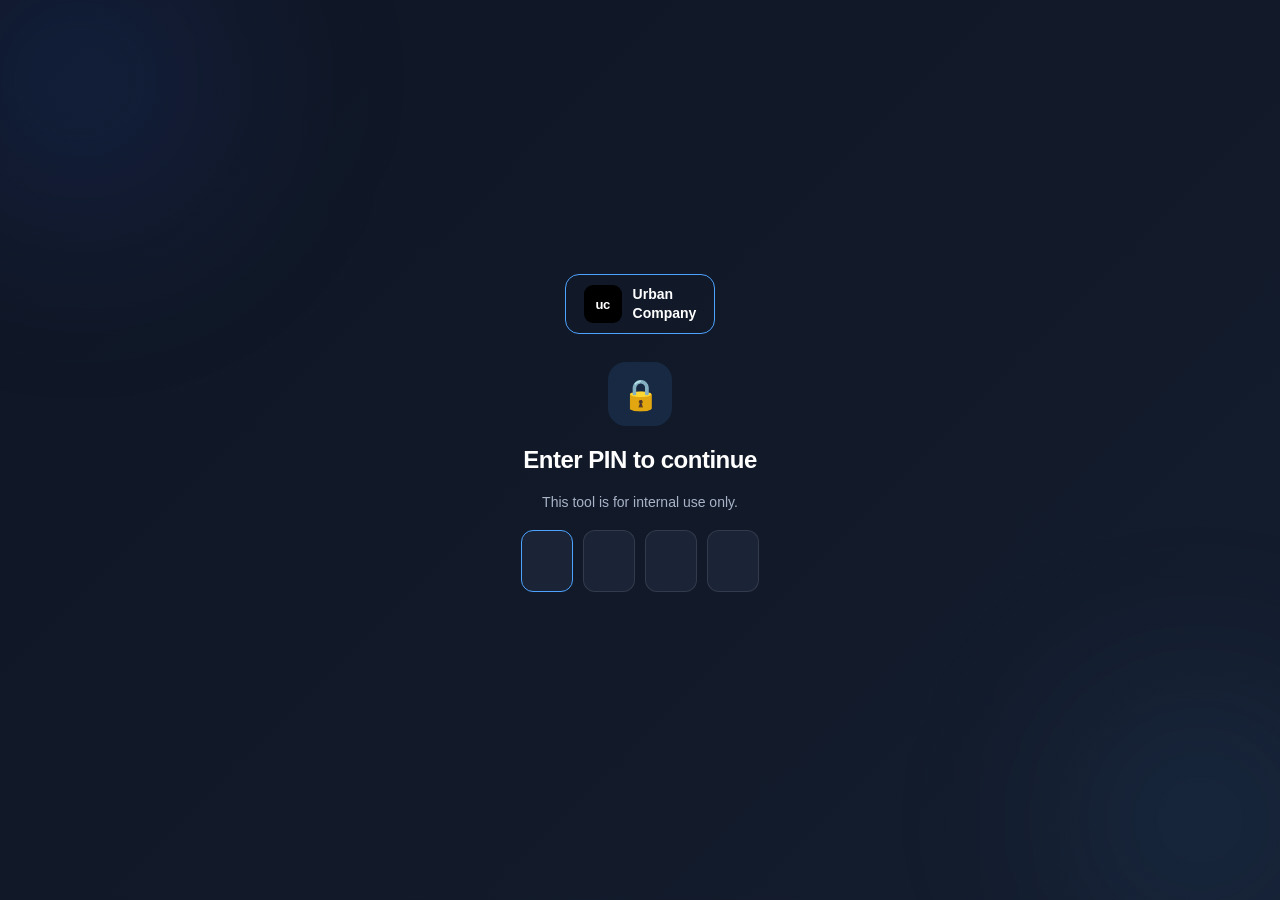
<file: index.html>
<!doctype html><html lang="en"><head>
<meta charset="utf-8"><meta name="viewport" content="width=device-width,initial-scale=1">
<title>Economical Quote Builder</title>
<style>
*,*::before,*::after{box-sizing:border-box;margin:0;padding:0}
html,body{height:100%}
body{
  min-height:100vh;
  background:linear-gradient(135deg,#0F1624 0%,#141D2E 100%);
  font-family:-apple-system,BlinkMacSystemFont,'Segoe UI',Roboto,sans-serif;
  display:flex;align-items:center;justify-content:center;
  overflow:hidden;position:relative;
}

/* corner blobs */
.blob{position:fixed;border-radius:50%;pointer-events:none;filter:blur(90px)}
.blob-tl{width:420px;height:420px;top:-130px;left:-130px;background:radial-gradient(circle,rgba(45,100,255,0.18),transparent 70%)}
.blob-br{width:380px;height:380px;bottom:-110px;right:-110px;background:radial-gradient(circle,rgba(77,163,255,0.14),transparent 70%)}

.wrap{
  position:relative;z-index:1;
  width:100%;max-width:520px;
  padding:44px 24px 40px;
}

/* ── Logo ── */
.logo-outer{display:flex;justify-content:center;margin-bottom:28px}
.logo-inner{
  display:flex;align-items:center;gap:11px;
  padding:10px 18px;
  border:1.5px solid #4DA3FF;
  border-radius:14px;
}
.uc-badge{
  width:38px;height:38px;border-radius:9px;
  background:#000;display:flex;align-items:center;justify-content:center;
  font-size:13px;font-weight:900;color:#fff;letter-spacing:-0.5px;
  flex-shrink:0;
}
.uc-name{display:flex;flex-direction:column;line-height:1.25;gap:1px}
.uc-name span{font-size:14px;font-weight:600;color:#fff}

/* ── Headline ── */
h1{
  text-align:center;
  font-size:46px;font-weight:800;letter-spacing:-1.5px;line-height:1.1;
  color:#fff;margin-bottom:13px;
}
.grad{
  background:linear-gradient(90deg,#4DA3FF,#2B6BFF);
  -webkit-background-clip:text;-webkit-text-fill-color:transparent;
  background-clip:text;
}
.subtitle{
  text-align:center;font-size:15px;color:#A8B3C7;
  line-height:1.6;margin-bottom:38px;
}

/* ── Section title ── */
.sec{font-size:21px;font-weight:700;color:#fff;margin-bottom:14px}

/* ── City cards ── */
.cities{display:flex;flex-direction:column;gap:10px}
.city{
  display:flex;align-items:center;gap:16px;
  padding:15px 20px;
  background:#1B2436;
  border:1px solid rgba(255,255,255,0.06);
  border-radius:16px;
  text-decoration:none;
  cursor:pointer;
  transition:border-color .18s,transform .14s,box-shadow .18s;
}
.city:hover{
  border-color:rgba(77,163,255,0.45);
  transform:translateX(5px);
  box-shadow:0 6px 24px rgba(77,163,255,0.10);
}
.city:active{transform:translateX(2px)}

.ic{
  width:52px;height:52px;border-radius:13px;
  display:flex;align-items:center;justify-content:center;flex-shrink:0;
}
.ic svg{width:36px;height:36px}
.ic-dl{background:rgba(77,163,255,0.13);color:#4DA3FF}
.ic-mu{background:rgba(52,199,89,0.13); color:#34C759}
.ic-bn{background:rgba(175,82,222,0.13);color:#AF52DE}
.ic-hd{background:rgba(255,149,0,0.13); color:#FF9500}

.city-info{flex:1}
.city-name{font-size:17px;font-weight:700;color:#fff;margin-bottom:3px}
.city-ct{font-size:13px;color:#A8B3C7}
.city-arr{font-size:22px;color:#4DA3FF;line-height:1}

/* ── Password gate ── */
#gate{
  display:flex;flex-direction:column;align-items:center;
  gap:20px;
}
#gate .lock-icon{
  width:64px;height:64px;border-radius:18px;
  background:rgba(77,163,255,0.12);
  display:flex;align-items:center;justify-content:center;
  font-size:30px;
}
#gate h2{
  font-size:24px;font-weight:700;color:#fff;
  text-align:center;letter-spacing:-0.5px;
}
#gate p{font-size:14px;color:#A8B3C7;text-align:center}
.pin-wrap{
  display:flex;gap:10px;justify-content:center;
}
.pin-wrap input{
  width:52px;height:62px;
  background:#1B2436;
  border:1.5px solid rgba(255,255,255,0.10);
  border-radius:12px;
  color:#fff;
  font-size:26px;font-weight:700;
  text-align:center;
  outline:none;
  caret-color:transparent;
  transition:border-color .15s;
  -webkit-text-security:disc;
}
.pin-wrap input:focus{border-color:#4DA3FF;}
.pin-wrap input.err{border-color:#FF453A;animation:shake .3s;}
@keyframes shake{0%,100%{transform:translateX(0)}25%{transform:translateX(-5px)}75%{transform:translateX(5px)}}
#gateErr{
  font-size:13px;color:#FF453A;
  min-height:18px;text-align:center;
}
</style>
</head><body>

<div class="blob blob-tl"></div>
<div class="blob blob-br"></div>

<!-- PASSWORD GATE -->
<div class="wrap" id="gateWrap">
  <div class="logo-outer">
    <div class="logo-inner">
      <div class="uc-badge">uc</div>
      <div class="uc-name"><span>Urban</span><span>Company</span></div>
    </div>
  </div>

  <div id="gate">
    <div class="lock-icon">🔒</div>
    <h2>Enter PIN to continue</h2>
    <p>This tool is for internal use only.</p>

    <div class="pin-wrap" id="pinWrap">
      <input id="p0" type="tel" maxlength="1" inputmode="numeric" pattern="[0-9]">
      <input id="p1" type="tel" maxlength="1" inputmode="numeric" pattern="[0-9]">
      <input id="p2" type="tel" maxlength="1" inputmode="numeric" pattern="[0-9]">
      <input id="p3" type="tel" maxlength="1" inputmode="numeric" pattern="[0-9]">
    </div>
    <div id="gateErr"></div>
  </div>
</div>

<!-- MAIN APP (hidden until unlocked) -->
<div class="wrap" id="appWrap" hidden>

  <!-- Logo -->
  <div class="logo-outer">
    <div class="logo-inner">
      <div class="uc-badge">uc</div>
      <div class="uc-name"><span>Urban</span><span>Company</span></div>
    </div>
  </div>

  <!-- Title -->
  <h1><span class="grad">Economical Quote</span> Builder</h1>
  <p class="subtitle">Make your quote more economical without changing the taste of the customer.</p>

  <!-- City list -->
  <div class="sec">Select city</div>
  <div class="cities">

    <!-- Delhi -->
    <a class="city" href="quote.html?city=delhi">
      <div class="ic ic-dl">
        <svg viewBox="0 0 64 64" fill="none" stroke="currentColor" stroke-width="2.2" stroke-linecap="round" stroke-linejoin="round">
          <line x1="4" y1="58" x2="60" y2="58"/>
          <line x1="8" y1="55" x2="56" y2="55"/>
          <path d="M12 55v-5h40v5"/>
          <line x1="16" y1="50" x2="16" y2="34"/>
          <line x1="20" y1="50" x2="20" y2="34"/>
          <line x1="44" y1="50" x2="44" y2="34"/>
          <line x1="48" y1="50" x2="48" y2="34"/>
          <path d="M16 34 Q32 8 48 34"/>
          <path d="M20 34 Q32 14 44 34"/>
          <line x1="28" y1="12" x2="36" y2="12"/>
          <line x1="32" y1="7" x2="32" y2="12"/>
          <circle cx="32" cy="6" r="2" fill="currentColor" stroke="none"/>
        </svg>
      </div>
      <div class="city-info">
        <div class="city-name">Delhi</div>
        <div class="city-ct">90 panels</div>
      </div>
      <div class="city-arr">→</div>
    </a>

    <!-- Mumbai -->
    <a class="city" href="quote.html?city=mumbai">
      <div class="ic ic-mu">
        <svg viewBox="0 0 64 64" fill="none" stroke="currentColor" stroke-width="2.2" stroke-linecap="round" stroke-linejoin="round">
          <line x1="4" y1="58" x2="60" y2="58"/>
          <line x1="6" y1="55" x2="58" y2="55"/>
          <rect x="8" y="30" width="48" height="25" rx="1"/>
          <path d="M22 55v-13 Q32 24 42 42v13"/>
          <rect x="8" y="20" width="11" height="22" rx="1"/>
          <path d="M8 20 Q13.5 11 19 20"/>
          <rect x="45" y="20" width="11" height="22" rx="1"/>
          <path d="M45 20 Q50.5 11 56 20"/>
          <path d="M8 55v-10 Q13.5 36 19 45v10"/>
          <path d="M45 55v-10 Q50.5 36 56 45v10"/>
          <line x1="10" y1="27" x2="18" y2="27"/>
          <line x1="46" y1="27" x2="54" y2="27"/>
        </svg>
      </div>
      <div class="city-info">
        <div class="city-name">Mumbai</div>
        <div class="city-ct">85 panels</div>
      </div>
      <div class="city-arr">→</div>
    </a>

    <!-- Bengaluru -->
    <a class="city" href="quote.html?city=bengaluru">
      <div class="ic ic-bn">
        <svg viewBox="0 0 64 64" fill="none" stroke="currentColor" stroke-width="2.2" stroke-linecap="round" stroke-linejoin="round">
          <line x1="4" y1="58" x2="60" y2="58"/>
          <line x1="6" y1="55" x2="58" y2="55"/>
          <rect x="6" y="44" width="52" height="11" rx="1"/>
          <line x1="13" y1="44" x2="13" y2="55"/>
          <line x1="22" y1="44" x2="22" y2="55"/>
          <line x1="32" y1="44" x2="32" y2="55"/>
          <line x1="42" y1="44" x2="42" y2="55"/>
          <line x1="51" y1="44" x2="51" y2="55"/>
          <rect x="12" y="34" width="40" height="10" rx="1"/>
          <path d="M22 34 Q22 18 32 15 Q42 18 42 34"/>
          <line x1="25" y1="34" x2="39" y2="34"/>
          <path d="M10 34 Q10 28 16 27 Q22 28 22 34"/>
          <path d="M42 34 Q42 28 48 27 Q54 28 54 34"/>
          <line x1="32" y1="10" x2="32" y2="15"/>
          <circle cx="32" cy="9" r="2" fill="currentColor" stroke="none"/>
        </svg>
      </div>
      <div class="city-info">
        <div class="city-name">Bengaluru</div>
        <div class="city-ct">92 panels</div>
      </div>
      <div class="city-arr">→</div>
    </a>

    <!-- Hyderabad -->
    <a class="city" href="quote.html?city=hyderabad">
      <div class="ic ic-hd">
        <svg viewBox="0 0 64 64" fill="none" stroke="currentColor" stroke-width="2.2" stroke-linecap="round" stroke-linejoin="round">
          <line x1="4" y1="58" x2="60" y2="58"/>
          <line x1="8" y1="55" x2="56" y2="55"/>
          <rect x="16" y="38" width="32" height="17" rx="1"/>
          <path d="M24 55v-12 Q32 31 40 43v12"/>
          <line x1="16" y1="45" x2="48" y2="45"/>
          <rect x="6" y="24" width="10" height="31" rx="1"/>
          <path d="M6 24 Q11 14 16 24"/>
          <line x1="32" y1="11" x2="32" y2="16"/>
          <line x1="4" y1="33" x2="18" y2="33"/>
          <circle cx="11" cy="13" r="2" fill="currentColor" stroke="none"/>
          <rect x="48" y="24" width="10" height="31" rx="1"/>
          <path d="M48 24 Q53 14 58 24"/>
          <line x1="46" y1="33" x2="60" y2="33"/>
          <circle cx="53" cy="13" r="2" fill="currentColor" stroke="none"/>
        </svg>
      </div>
      <div class="city-info">
        <div class="city-name">Hyderabad</div>
        <div class="city-ct">94 panels</div>
      </div>
      <div class="city-arr">→</div>
    </a>

  </div>
</div>

<script>
(function(){
  var CORRECT = '1402';
  var inputs = [document.getElementById('p0'),document.getElementById('p1'),document.getElementById('p2'),document.getElementById('p3')];
  var errEl  = document.getElementById('gateErr');

  // Auto-focus first box
  inputs[0].focus();

  function val(){ return inputs.map(function(i){return i.value}).join(''); }

  function showErr(){
    errEl.textContent = 'Wrong PIN — try again';
    inputs.forEach(function(i){ i.value=''; i.classList.add('err'); });
    inputs[0].focus();
    setTimeout(function(){ inputs.forEach(function(i){ i.classList.remove('err'); }); errEl.textContent=''; },800);
  }

  function unlock(){
    sessionStorage.setItem('qb_auth','1');
    document.getElementById('gateWrap').hidden = true;
    document.getElementById('appWrap').hidden  = false;
  }

  // Check on each keystroke
  inputs.forEach(function(inp, idx){
    inp.addEventListener('input', function(){
      // keep only last digit typed (handles paste-over)
      inp.value = inp.value.replace(/\D/g,'').slice(-1);
      if(inp.value && idx < 3) inputs[idx+1].focus();
      if(val().length === 4){
        if(val() === CORRECT){ unlock(); }
        else { showErr(); }
      }
    });
    inp.addEventListener('keydown', function(e){
      if(e.key==='Backspace' && !inp.value && idx > 0){ inputs[idx-1].focus(); }
    });
  });

  // Already unlocked this session
  if(sessionStorage.getItem('qb_auth')==='1'){ unlock(); }
})();
</script>
</body></html>
</file>
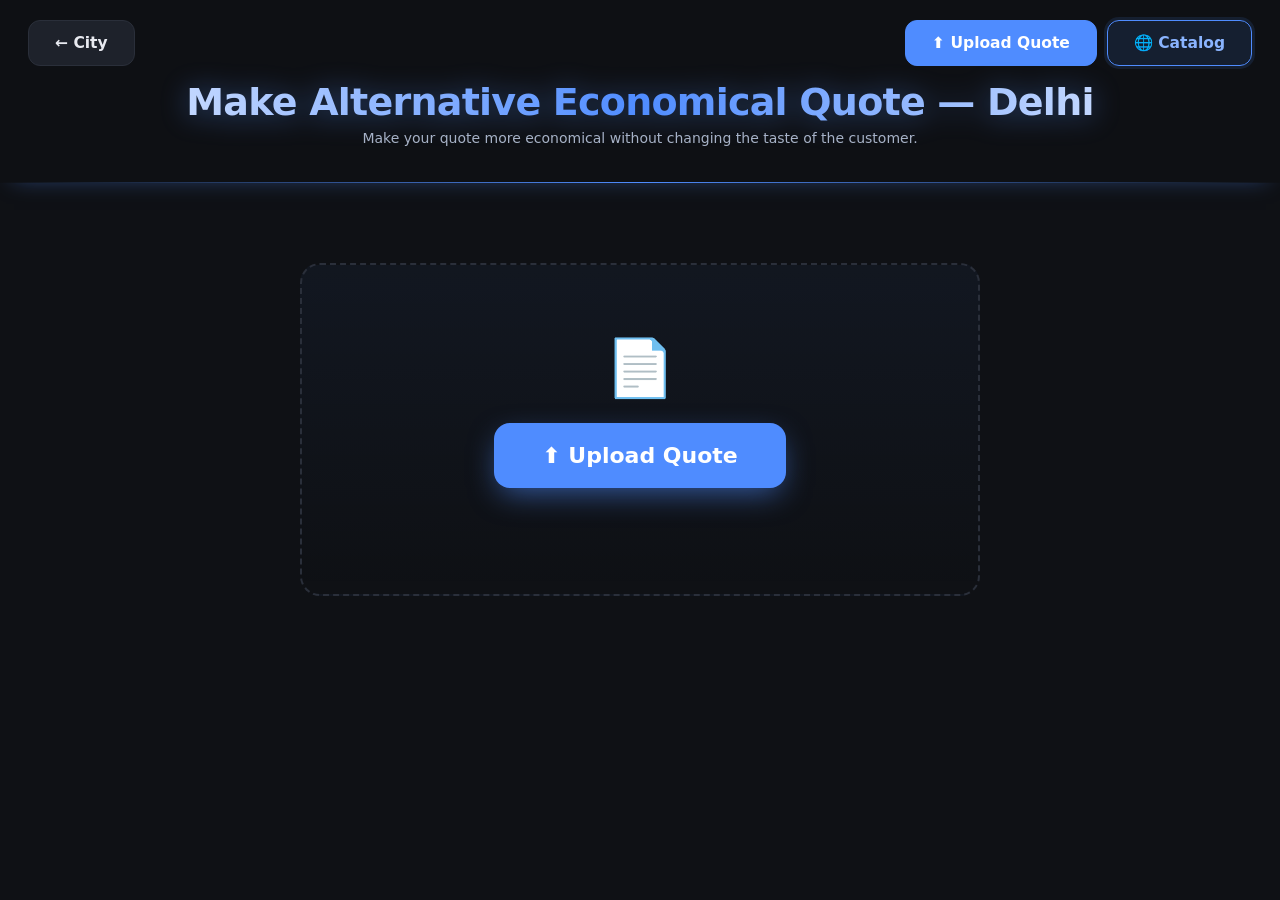
<file: quote.html>
<!doctype html><html><head><meta charset="utf-8"><meta name="viewport" content="width=device-width,initial-scale=1">
<title>Economical Quote Builder</title>
<link rel="stylesheet" href="css/styles.css?v=11"></head><body>

<!-- Loading overlay (AI reading state) -->
<div id="loadingOverlay" class="qb-loading-overlay" hidden>
  <div class="qb-loading-box">
    <div class="qb-spinner"></div>
    <div id="loadingMsg" class="qb-loading-msg">Working…</div>
  </div>
</div>

<header>
<div class="qb-topbar">
  <a id="changeCityBtn" class="qb-btn qb-btn-ghost qb-btn-lg" href="index.html">← City</a>
  <div style="display:flex;gap:10px;align-items:center">
    <button id="uploadBtn" class="qb-btn qb-btn-primary qb-btn-lg">⬆ Upload Quote</button>
    <a class="qb-btn qb-btn-catalog qb-btn-lg" href="catalog.html">🌐 Catalog</a>
  </div>
</div>
<h1>Make Alternative Economical Quote — <span id="cityLabel" style="color:#4a9eff"></span></h1>
<p style="text-align:center;color:#A8B3C7;font-size:14px;margin-top:6px;padding-bottom:4px">Make your quote more economical without changing the taste of the customer.</p>
</header>

<main>
  <input id="pdfInput" type="file" accept="application/pdf" hidden>

  <!-- STATE 1: landing / dropzone -->
  <section id="dropState" class="qb-state">
    <div id="dropzone" class="qb-dropzone">
      <div class="qb-drop-ic">📄</div>
      <button class="qb-drop-btn">⬆ Upload Quote</button>
      <div id="dropStatus" class="qb-drop-status"></div>
    </div>
  </section>

  <!-- STATE 2: build (PDF viewer + editable entry) -->
  <section id="buildState" class="qb-state" hidden>
    <div class="qb-panel-head">
      <div>
        <h2 class="qb-h2">Review extracted quote</h2>
        <div class="qb-sub2">Check the panels and totals, then generate economical quotes</div>
      </div>
      <div class="qb-actions">
        <button id="reuploadBtn" class="qb-btn qb-btn-ghost qb-btn-lg">← Back</button>
        <button id="generateBtn" class="qb-btn qb-btn-primary qb-btn-lg">Generate Quotes →</button>
      </div>
    </div>

    <div class="qb-build-grid">
      <div class="qb-viewer">
        <div class="qb-label">Original quotation (reference)</div>
        <div id="pdfPages" class="qb-pdf-pages"><div class="qb-pdf-empty">No PDF uploaded — enter details manually on the right.</div></div>
      </div>

      <div class="qb-entry">
        <div class="qb-label">Quote figures</div>
        <div class="qb-field"><label>Customer</label><input id="fCustomer" type="text" placeholder="Customer name"></div>
        <div class="qb-3">
          <div class="qb-field"><label>Sub total ₹</label><input id="fSubtotal" type="number" inputmode="numeric" placeholder="0"></div>
          <div class="qb-field"><label>Taxes &amp; fees ₹</label><input id="fTaxes" type="number" inputmode="numeric" placeholder="0"></div>
          <div class="qb-field"><label>Total ₹</label><input id="fTotal" type="number" inputmode="numeric" placeholder="0"></div>
        </div>

        <div class="qb-label" style="margin-top:14px">Panels in this quote <span class="qb-hint">(add or fix below)</span></div>
        <div class="qb-ac">
          <input id="acInput" type="text" placeholder="Search catalog to add a panel…" autocomplete="off">
          <div id="acList" class="qb-ac-list" hidden></div>
        </div>
        <table class="qb-table" id="panelTable">
          <thead><tr><th>Qty</th><th>Panel</th><th>₹/panel</th><th>Economical alts</th><th></th></tr></thead>
          <tbody></tbody>
        </table>
        <div id="panelEmpty" class="qb-mini-empty">No panels added yet.</div>
        <div class="qb-residual" id="residual"></div>
      </div>
    </div>
  </section>

  <!-- STATE 3: results (quote cards) -->
  <section id="resultState" class="qb-state" hidden>
    <div class="qb-panel-head">
      <div>
        <h2 class="qb-h2">Economical alternative quotes</h2>
        <div class="qb-sub2" id="resultMeta"></div>
      </div>
      <div class="qb-actions">
        <button id="backToBuild" class="qb-btn qb-btn-ghost qb-btn-lg">← Back</button>
        <button id="newQuoteBtn" class="qb-btn qb-btn-primary qb-btn-lg">⬆ New Quote</button>
      </div>
    </div>
    <div id="quoteGrid" class="qb-grid"></div>
    <div id="noQuotes" class="qb-empty" hidden></div>
  </section>
</main>

<!-- Full-quote detail modal -->
<div id="quoteModal" class="qb-modal" hidden>
  <div class="qb-modal-backdrop" id="modalBackdrop"></div>
  <div class="qb-modal-box">
    <button id="modalClose" class="qb-modal-x" title="Close">✕</button>
    <div id="modalBody"></div>
  </div>
</div>

<script src="assets/vendor/pdf.min.js"></script>
<script src="assets/vendor/tesseract/tesseract.min.js"></script>
<script src="js/quote.js?v=18"></script>
</body></html>
</file>
<file: css/styles.css>
:root{--bg:#0f1115;--panel:#171a21;--card:#1e222b;--line:#2a2f3a;--txt:#e8eaf0;--sub:#9aa3b2;--blue:#4f8cff;--green:#22c55e;--amber:#f59e0b;--red:#f87171}
*{box-sizing:border-box}
html,body{margin:0;background:var(--bg);color:var(--txt);font-family:Inter,system-ui,sans-serif}
header{position:sticky;top:0;z-index:5;background:rgba(15,17,21,.9);backdrop-filter:blur(12px);border-bottom:1px solid transparent;
 border-image:linear-gradient(90deg,transparent 0%,var(--blue) 50%,transparent 100%) 1;
 box-shadow:0 8px 22px -14px rgba(79,140,255,.5);padding:20px 28px 18px}
h1{font-size:38px;margin:0;font-weight:800;letter-spacing:-.02em;text-align:center;
 background:linear-gradient(90deg,#eaf1ff 0%,#4f8cff 50%,#eaf1ff 100%);-webkit-background-clip:text;background-clip:text;-webkit-text-fill-color:transparent;
 filter:drop-shadow(0 2px 14px rgba(79,140,255,.45))}
main{padding:20px 28px}
.row{display:grid;grid-template-columns:230px minmax(0,1fr);gap:18px;background:var(--panel);border:1px solid var(--line);border-radius:14px;padding:16px;margin-bottom:16px}
.selcard{border:1.5px solid var(--blue);border-radius:12px;overflow:hidden;background:var(--card);align-self:start}
.selimg img{width:100%;height:170px;object-fit:cover;display:block}
.selbody{padding:10px}.seltag{font-size:9px;letter-spacing:1.5px;color:var(--blue);font-weight:700;margin-bottom:4px}
.selname{font-weight:600;font-size:13px;line-height:1.25}.selprice{font-size:16px;font-weight:700;margin-top:6px}
.oos-badge{font-size:11px;font-weight:600;color:#ff453a;margin-top:6px;letter-spacing:0.3px}
.psf{font-size:10px;color:var(--sub);font-weight:400}
/* rail: always one horizontal line; scrolls in place, page never moves */
.railwrap{position:relative;min-width:0}
.rail.dragging{cursor:grabbing;scroll-behavior:auto;user-select:none}
.rail{cursor:grab;display:flex;gap:14px;overflow-x:auto;overflow-y:hidden;scroll-behavior:smooth;scroll-snap-type:x proximity;
 padding:2px 2px 10px;outline:none}
.rail::-webkit-scrollbar{height:6px}
.rail::-webkit-scrollbar-track{background:transparent}
.rail::-webkit-scrollbar-thumb{background:var(--line);border-radius:3px}
.rail:hover::-webkit-scrollbar-thumb{background:#3d4452}
.card{flex:0 0 195px;scroll-snap-align:start;background:var(--card);border:1px solid var(--line);border-radius:12px;overflow:hidden;transition:border-color .12s}
.card:hover{border-color:var(--blue)}
/* edge fades only when scrollable, driven by JS classes */
.railwrap.is-slider::before,.railwrap.is-slider::after{content:'';position:absolute;top:0;bottom:14px;width:48px;z-index:2;pointer-events:none;opacity:0;transition:opacity .2s}
.railwrap.is-slider::before{left:0;background:linear-gradient(to right,var(--panel),transparent)}
.railwrap.is-slider::after{right:0;background:linear-gradient(to left,var(--panel),transparent)}
.railwrap.can-left::before{opacity:1}.railwrap.can-right::after{opacity:1}
.nav{position:absolute;top:74px;z-index:3;width:36px;height:36px;border-radius:50%;border:1px solid var(--line);
 background:rgba(23,26,33,.96);color:var(--txt);font-size:20px;cursor:pointer;line-height:1;opacity:0;transition:opacity .15s;box-shadow:0 2px 8px rgba(0,0,0,.4)}
.railwrap.can-left .nav.prev,.railwrap.can-right .nav.next{opacity:1}
.nav:hover{border-color:var(--blue);color:var(--blue)}
.nav.prev{left:6px}.nav.next{right:6px}
.railwrap{position:relative}.count{position:absolute;right:4px;bottom:-14px;font-size:10px;color:var(--sub)}.railwrap{padding-bottom:12px}
.nomatch{align-self:center;color:var(--sub);font-size:13px;font-style:italic;border:1px dashed var(--line);border-radius:10px;padding:18px;text-align:center}
.imgwrap{position:relative}.imgwrap img{width:100%;height:150px;object-fit:cover;display:block}
.score{position:absolute;top:8px;left:8px;color:#08110a;font-weight:800;border-radius:7px;padding:2px 7px;font-size:11px}
.score.hi{background:var(--green)}.score.mid{background:var(--amber)}
.body{padding:9px 10px}.name{font-size:12px;font-weight:600;line-height:1.25;min-height:30px}
.code{font-size:10px;color:var(--sub);margin-top:2px}.meta{font-size:10px;color:var(--sub);margin-top:2px}
.pricerow{display:flex;align-items:center;gap:8px;margin-top:6px;flex-wrap:wrap}.price{font-weight:700;font-size:13px}
.diff{font-size:10px;font-weight:600}.diff.cheap{color:var(--green)}.diff.prem{color:var(--red)}.diff.same{color:var(--sub)}
@media (prefers-reduced-motion:reduce){.rail{scroll-behavior:auto}}
@media(max-width:760px){.row{grid-template-columns:1fr}}
.psfline{font-size:12px;font-weight:700;color:#8ab4ff;margin-top:5px}.psfu{font-size:9px;color:var(--sub);font-weight:400}

.toolbar{display:flex;align-items:center;justify-content:space-between;gap:16px;margin-top:16px;flex-wrap:wrap}
.searchbox{position:relative;flex:0 1 420px;max-width:460px;min-width:240px;display:flex;align-items:center}
.search-ic{position:absolute;left:13px;color:var(--sub);pointer-events:none}
#q{width:100%;background:var(--card);border:1px solid var(--line);border-radius:10px;color:var(--txt);
 padding:10px 14px 10px 38px;font-size:13px;outline:none;transition:border-color .15s,box-shadow .15s}
#q::placeholder{color:var(--sub)}
#q:focus{border-color:var(--blue);box-shadow:0 0 0 3px rgba(79,140,255,.15)}
#q:focus + .search-ic,.searchbox:focus-within .search-ic{color:var(--blue)}
.toggle{display:flex;align-items:center;gap:9px;font-size:12.5px;color:var(--sub);cursor:pointer;user-select:none;
 padding:8px 14px;border:1px solid var(--line);border-radius:10px;background:var(--card);transition:border-color .15s,color .15s,background .15s}
.toggle:hover{border-color:#3d4452;color:var(--txt)}
.toggle:has(input:checked){border-color:rgba(34,197,94,.5);background:rgba(34,197,94,.08);color:var(--txt)}
.toggle input{display:none}
.knob{width:34px;height:19px;border-radius:10px;background:var(--line);position:relative;transition:background .15s;flex:none}
.knob::after{content:'';position:absolute;top:2px;left:2px;width:15px;height:15px;border-radius:50%;background:#fff;transition:left .15s}
.toggle input:checked + .knob{background:var(--green)}
.toggle input:checked + .knob::after{left:17px}
.toggle-label{white-space:nowrap}
#resCount{display:block;text-align:center;font-size:11px;color:var(--sub);font-weight:500}
#resCount:not(:empty){margin-top:12px}
body.cheap-mode .card:not(.is-cheaper){display:none}
.row.hidden{display:none}

/* ============ Cheaper Quote Builder ============ */
.qb-topbar{display:flex;justify-content:space-between;align-items:center;gap:12px;margin-bottom:14px}
.qb-btn{display:inline-flex;align-items:center;gap:7px;font:inherit;font-size:13px;font-weight:600;
 padding:9px 16px;border-radius:10px;border:1px solid var(--line);cursor:pointer;text-decoration:none;transition:.15s}
.qb-btn-primary{background:var(--blue);border-color:var(--blue);color:#fff}
.qb-btn-primary:hover{filter:brightness(1.08);box-shadow:0 4px 16px -4px rgba(79,140,255,.6)}
.qb-btn-ghost{background:var(--card);color:var(--txt)}
.qb-btn-ghost:hover{border-color:var(--blue);color:var(--blue)}
/* big, obvious buttons for easy navigation */
.qb-btn-lg{font-size:15.5px;font-weight:700;padding:13px 26px;border-radius:12px}
.qb-btn-catalog{background:rgba(79,140,255,.12);color:#8ab4ff;border:1.5px solid var(--blue);box-shadow:0 0 0 3px rgba(79,140,255,.12)}
.qb-btn-catalog:hover{background:rgba(79,140,255,.2);color:#fff}

.qb-state{max-width:1180px;margin:0 auto}
/* dropzone — one big obvious button */
.qb-dropzone{margin:60px auto;max-width:680px;border:2px dashed var(--line);border-radius:20px;
 background:linear-gradient(180deg,rgba(79,140,255,.05),transparent);padding:70px 28px;text-align:center;cursor:pointer;transition:.18s}
.qb-dropzone:hover,.qb-dropzone.drag{border-color:var(--blue);background:rgba(79,140,255,.1)}
.qb-drop-ic{font-size:56px}
.qb-drop-btn{margin-top:22px;font:inherit;font-size:22px;font-weight:800;color:#fff;background:var(--blue);
 border:none;border-radius:16px;padding:20px 48px;cursor:pointer;box-shadow:0 10px 30px -6px rgba(79,140,255,.6);transition:.15s}
.qb-drop-btn:hover{filter:brightness(1.1);transform:translateY(-1px)}
.qb-link{color:var(--blue);text-decoration:underline}
.qb-drop-status{margin-top:18px;font-size:13px;color:var(--sub);min-height:18px}
.qb-drop-status.qb-err{color:var(--red)}

/* section heads */
.qb-panel-head{display:flex;justify-content:space-between;align-items:flex-end;gap:16px;flex-wrap:wrap;margin-bottom:16px}
.qb-h2{font-size:19px;margin:0;font-weight:750}
.qb-sub2{color:var(--sub);font-size:12.5px;margin-top:4px}
.qb-actions{display:flex;align-items:center;gap:10px;flex-wrap:wrap}
.qb-label{font-size:11px;font-weight:700;letter-spacing:.4px;text-transform:uppercase;color:var(--sub);margin-bottom:8px}
.qb-hint{font-weight:400;text-transform:none;letter-spacing:0;opacity:.8}

/* review layout */
.qb-review-grid{display:grid;grid-template-columns:minmax(0,1fr) 300px;gap:22px}
@media(max-width:860px){.qb-review-grid{grid-template-columns:1fr}}
.qb-table{width:100%;border-collapse:collapse;font-size:13px}
.qb-table th{text-align:left;font-size:10px;text-transform:uppercase;letter-spacing:.5px;color:var(--sub);padding:6px 10px;border-bottom:1px solid var(--line)}
.qb-table td{padding:9px 10px;border-bottom:1px solid var(--line);vertical-align:middle}
.qb-cellmain{font-weight:600}
.qb-cellsub{color:var(--sub);font-size:11px}
.qb-qty{width:56px;background:var(--bg);border:1px solid var(--line);color:var(--txt);border-radius:7px;padding:6px 8px;font:inherit;font-size:13px}
.qb-qty:focus{outline:none;border-color:var(--blue)}
.qb-pill{font-size:10px;font-weight:700;padding:3px 8px;border-radius:999px;white-space:nowrap}
.qb-pill-ok{background:rgba(34,197,94,.15);color:var(--green)}
.qb-pill-mut{background:var(--line);color:var(--sub)}
.qb-pill-warn{background:rgba(245,158,11,.15);color:var(--amber)}
.qb-x{background:none;border:none;color:var(--sub);cursor:pointer;font-size:13px;padding:4px 6px;border-radius:6px}
.qb-x:hover{background:rgba(248,113,113,.15);color:var(--red)}
.qb-chips{display:flex;flex-wrap:wrap;gap:7px}
.qb-chip{font-size:11.5px;color:var(--sub);background:var(--card);border:1px solid var(--line);border-radius:8px;padding:5px 10px}
.qb-chip b{color:var(--txt)}

.qb-summary{background:var(--panel);border:1px solid var(--line);border-radius:14px;padding:16px;align-self:start;position:sticky;top:120px}
.qb-field{margin-bottom:11px}
.qb-field label{display:block;font-size:11px;color:var(--sub);margin-bottom:4px}
.qb-field input{width:100%;background:var(--bg);border:1px solid var(--line);color:var(--txt);border-radius:8px;padding:8px 11px;font:inherit;font-size:13px}
.qb-field input:focus{outline:none;border-color:var(--blue)}
.qb-residual{margin-top:14px;padding-top:14px;border-top:1px dashed var(--line);font-size:12px;color:var(--sub);line-height:1.7}
.qb-residual b{color:var(--txt)}
.qb-neg{color:var(--red)!important}
.qb-warn{color:var(--amber);font-size:11px;margin-top:6px}

/* results grid */
.qb-grid{display:grid;grid-template-columns:repeat(auto-fill,minmax(360px,1fr));gap:20px}
.qb-card{background:var(--panel);border:1px solid var(--line);border-radius:16px;overflow:hidden;transition:border-color .15s,transform .12s,box-shadow .15s;cursor:pointer;display:flex;flex-direction:column}
.qb-card:hover{border-color:var(--blue);transform:translateY(-2px);box-shadow:0 10px 30px -12px rgba(79,140,255,.4)}
.qb-saved{font-size:12.5px;font-weight:800;color:var(--green);background:rgba(34,197,94,.13);padding:5px 11px;border-radius:999px;white-space:nowrap}
.qb-prem{font-size:12.5px;font-weight:800;color:var(--red);background:rgba(248,113,113,.13);padding:5px 11px;border-radius:999px;white-space:nowrap}
.qb-card-prem{opacity:.9}
.qb-delta{font-size:10.5px;font-weight:800;padding:2px 7px;border-radius:999px}
.qb-delta-save{background:rgba(34,197,94,.15);color:var(--green)}
.qb-delta-prem{background:rgba(248,113,113,.15);color:var(--red)}
/* clean card layout */
.qb-card-top{display:flex;justify-content:space-between;align-items:center;gap:10px;padding:15px 18px 13px}
.qb-card-kicker{font-size:10.5px;font-weight:800;text-transform:uppercase;letter-spacing:.7px;color:var(--sub)}
.qb-card-swaps{padding:2px 18px 6px;flex:1}
.qb-swap2{display:flex;gap:13px;padding:12px 0;align-items:center}
.qb-swap2+.qb-swap2{border-top:1px solid var(--line)}
.qb-swap2-imgs{display:flex;align-items:center;gap:6px;flex:none}
.qb-swap2-info{min-width:0;display:flex;flex-direction:column;gap:4px}
.qb-swap2-new{font-size:14px;font-weight:700;line-height:1.25;display:flex;align-items:center;gap:8px;flex-wrap:wrap}
.qb-swap2-old{font-size:12px;color:var(--sub);display:flex;align-items:center;gap:7px;flex-wrap:wrap;line-height:1.3}
.qb-card-bottom{padding:14px 18px;border-top:1px solid var(--line);background:var(--card)}
.qb-newtotal{display:flex;justify-content:space-between;align-items:baseline}
.qb-nt-label{font-size:13px;color:var(--sub);font-weight:600}
.qb-nt-val{font-size:24px;font-weight:800;letter-spacing:-.01em}
.qb-was{font-size:11.5px;color:var(--sub);text-align:right;margin-top:1px}
.qb-viewbtn{margin-top:13px;text-align:center;font-size:12.5px;font-weight:700;color:#fff;background:var(--blue);border-radius:10px;padding:10px;transition:filter .15s}
.qb-card:hover .qb-viewbtn{filter:brightness(1.1)}

/* ---- full-quote modal ---- */
.qb-modal{position:fixed;inset:0;z-index:1000;display:flex;align-items:flex-start;justify-content:center;padding:40px 16px;overflow:auto}
.qb-modal[hidden]{display:none}
.qb-modal-backdrop{position:fixed;inset:0;background:rgba(8,10,14,.78);backdrop-filter:blur(5px)}
.qb-modal-box{position:relative;z-index:1;width:100%;max-width:860px;background:var(--panel);border:1px solid var(--line);border-radius:18px;box-shadow:0 30px 80px rgba(0,0,0,.7);padding:24px 26px 28px;margin:auto}
.qb-modal-x{position:absolute;top:14px;right:14px;width:32px;height:32px;border-radius:8px;border:1px solid var(--line);background:var(--card);color:var(--sub);font-size:14px;cursor:pointer}
.qb-modal-x:hover{border-color:var(--red);color:var(--red)}
.qb-modal-head{display:flex;justify-content:space-between;align-items:flex-start;gap:16px;margin-bottom:6px;padding-right:36px;flex-wrap:wrap}
.qb-modal-headL{min-width:0}
.qb-modal-headR{text-align:right;flex:none}
.qb-modal-title{font-size:21px;font-weight:800}
.qb-modal-sub{color:var(--sub);font-size:13px;margin-top:4px}
.qb-modal-badge{font-size:14px;padding:6px 14px;display:inline-block}
.qb-modal-nt{font-size:13px;color:var(--sub);margin-top:8px}
.qb-modal-nt b{font-size:19px;color:var(--txt);font-weight:800;margin-left:4px}
.qb-modal-was{display:block;font-size:11.5px;color:var(--sub);text-decoration:line-through;margin-top:2px}
.qb-modal-sec{font-size:11px;font-weight:800;letter-spacing:.5px;text-transform:uppercase;color:var(--sub);margin:22px 0 9px}
.qb-modal-tablewrap{overflow-x:auto;border:1px solid var(--line);border-radius:12px}
.qb-modal-table{width:100%;border-collapse:collapse;font-size:13.5px;min-width:520px}
.qb-modal-table th{text-align:left;font-size:10px;text-transform:uppercase;letter-spacing:.5px;color:var(--sub);padding:11px 14px;border-bottom:1px solid var(--line);background:var(--card)}
.qb-modal-table td{padding:11px 14px;border-bottom:1px solid var(--line)}
.qb-modal-table tbody tr:last-child td{border-bottom:none}
.qb-modal-table td:nth-child(n+3),.qb-modal-table th:nth-child(n+3){text-align:right;white-space:nowrap}
.qb-price-table td:nth-child(2),.qb-price-table th:nth-child(2){text-align:right}
.qb-mrow-orig td{color:var(--sub);background:rgba(248,113,113,.05)}
.qb-mrow-orig s{color:var(--sub)}
.qb-mrow-new td{background:rgba(34,197,94,.07);font-weight:600}
.qb-mrow-total td{font-weight:800;font-size:15px;border-top:1px solid var(--line);background:var(--card)}
.qb-swaptag{font-size:9px;font-weight:800;color:var(--green);background:rgba(34,197,94,.18);padding:2px 6px;border-radius:5px;letter-spacing:.5px}
.qb-unchg{font-size:10px;color:var(--sub);font-style:italic}
.qb-mnamecell{display:flex;align-items:center;gap:10px;flex-wrap:wrap}
.qb-mthumb{width:38px;height:38px;border-radius:7px;overflow:hidden;background:var(--card);border:1px solid var(--line);flex:none;display:inline-block}
.qb-mthumb img{width:100%;height:100%;object-fit:cover;display:block}
.qb-acc-list{display:flex;flex-wrap:wrap;gap:7px}
.qb-acc-chip{font-size:11.5px;color:var(--txt);background:var(--card);border:1px solid var(--line);border-radius:8px;padding:5px 10px}
.qb-swap{display:flex;gap:12px;padding:12px 15px;border-bottom:1px solid var(--line)}
.qb-swap-imgs{display:flex;align-items:center;gap:6px;flex:none}
.qb-thumb{position:relative;display:block;width:52px;height:52px;border-radius:9px;overflow:hidden;background:var(--card);border:1px solid var(--line)}
.qb-thumb img{width:100%;height:100%;object-fit:cover;display:block}
.qb-arrow{color:var(--sub);font-size:15px}
.qb-score{position:absolute;bottom:2px;left:2px;font-size:8.5px;font-weight:800;color:#08110a;padding:1px 4px;border-radius:4px}
.qb-score.hi{background:var(--green)}.qb-score.mid{background:var(--amber)}
.qb-swap-info{min-width:0;font-size:12px}
.qb-swap-from{color:var(--sub);text-decoration:line-through;text-decoration-color:rgba(154,163,178,.5)}
.qb-swap-to{font-weight:600;margin-top:2px}
.qb-swap-meta{margin-top:5px;display:flex;gap:8px;align-items:center;flex-wrap:wrap}
.qb-sim{font-size:10px;font-weight:700;padding:2px 7px;border-radius:999px}
.qb-sim.hi{background:rgba(34,197,94,.15);color:var(--green)}
.qb-sim.mid{background:rgba(245,158,11,.15);color:var(--amber)}
.qb-mut{color:var(--sub);font-size:10.5px}
.qb-card-foot{padding:12px 15px;font-size:12.5px}
.qb-fl{display:flex;justify-content:space-between;padding:3px 0;color:var(--sub)}
.qb-fl.qb-ok span:last-child{color:var(--green)}
.qb-total{display:flex;justify-content:space-between;margin-top:8px;padding-top:9px;border-top:1px solid var(--line);font-weight:800;font-size:15px}
.qb-empty{text-align:center;color:var(--sub);font-style:italic;padding:48px;border:1px dashed var(--line);border-radius:12px;margin-top:20px}
.qb-no-cheaper-note{grid-column:1/-1;background:rgba(251,191,36,.08);border:1px solid rgba(251,191,36,.35);color:#fbbf24;font-size:13.5px;font-weight:500;padding:14px 18px;border-radius:12px;margin-bottom:4px}

/* ---- assisted-entry layout ---- */
.qb-or{text-align:center;color:var(--sub);font-size:12.5px;margin-top:18px}
.qb-linkbtn{background:none;border:none;color:var(--blue);font:inherit;font-size:12.5px;cursor:pointer;text-decoration:underline;padding:0}
.qb-build-grid{display:grid;grid-template-columns:minmax(0,1fr) minmax(0,1fr);gap:22px;align-items:start}
@media(max-width:960px){.qb-build-grid{grid-template-columns:1fr}}
.qb-viewer{position:sticky;top:120px}
.qb-pdf-pages{border:1px solid var(--line);border-radius:12px;background:#0b0d11;max-height:76vh;overflow:auto;padding:10px;display:flex;flex-direction:column;gap:10px}
.qb-pdf-canvas{width:100%;height:auto;border-radius:6px;box-shadow:0 2px 10px rgba(0,0,0,.4)}
.qb-pdf-empty{color:var(--sub);font-size:13px;text-align:center;padding:60px 20px;font-style:italic}
.qb-pdf-empty.qb-err{color:var(--red);font-style:normal}
.qb-entry{min-width:0}
.qb-3{display:grid;grid-template-columns:1fr 1fr 1fr;gap:10px}
.qb-mini-empty{color:var(--sub);font-size:12px;font-style:italic;padding:10px 2px}
/* autocomplete */
.qb-ac{position:relative;margin-bottom:8px}
.qb-ac input{width:100%;background:var(--card);border:1px solid var(--line);color:var(--txt);border-radius:10px;padding:10px 14px;font:inherit;font-size:13px}
.qb-ac input:focus{outline:none;border-color:var(--blue);box-shadow:0 0 0 3px rgba(79,140,255,.15)}
.qb-ac-list{position:absolute;z-index:20;left:0;right:0;top:calc(100% + 4px);background:var(--panel);border:1px solid var(--line);
 border-radius:12px;box-shadow:0 12px 30px -8px rgba(0,0,0,.6);max-height:340px;overflow:auto;padding:5px}
.qb-ac-item{display:flex;align-items:center;gap:10px;padding:7px 9px;border-radius:8px;cursor:pointer}
.qb-ac-item:hover{background:var(--card)}
.qb-ac-thumb{width:38px;height:38px;border-radius:7px;overflow:hidden;background:var(--card);border:1px solid var(--line);flex:none}
.qb-ac-thumb img{width:100%;height:100%;object-fit:cover;display:block}
.qb-ac-body{display:flex;flex-direction:column;min-width:0;flex:1;font-size:12.5px}
.qb-ac-body b{font-weight:600}
.qb-ac-none{color:var(--sub);font-size:12.5px;padding:10px;font-style:italic}

/* ---- loading overlay ---- */
.qb-loading-overlay{position:fixed;inset:0;z-index:999;background:rgba(10,12,16,.82);backdrop-filter:blur(6px);display:flex;align-items:center;justify-content:center}
.qb-loading-overlay[hidden]{display:none}
.qb-loading-box{text-align:center;padding:40px 48px;background:var(--panel);border:1px solid var(--line);border-radius:20px;box-shadow:0 24px 60px rgba(0,0,0,.7)}
.qb-spinner{width:44px;height:44px;border:3px solid var(--line);border-top-color:var(--blue);border-radius:50%;margin:0 auto 16px;animation:qb-spin .7s linear infinite}
@keyframes qb-spin{to{transform:rotate(360deg)}}
.qb-loading-msg{font-size:14px;font-weight:600;color:var(--txt)}

/* ---- AI extraction banner ---- */
.qb-ai-banner{background:rgba(34,197,94,.1);border:1px solid rgba(34,197,94,.25);border-radius:10px;padding:10px 14px;font-size:12.5px;margin-bottom:14px;color:var(--txt);line-height:1.5}
.qb-ai-banner b{color:var(--green)}
.qb-warn-inline{color:var(--amber)}

/* ---- free badge ---- */
.qb-free-badge{font-size:11.5px;color:var(--green);background:rgba(34,197,94,.1);border:1px solid rgba(34,197,94,.25);padding:5px 12px;border-radius:999px;white-space:nowrap}

/* ---- dropzone AI note ---- */
.qb-drop-ai-note{margin-top:10px;font-size:12px;color:var(--blue);opacity:.8}
.qb-warn-strong{background:rgba(248,113,113,.12);border:1px solid rgba(248,113,113,.4);color:#fca5a5;font-weight:600;padding:9px 12px;border-radius:9px;margin-bottom:12px;font-size:12.5px}
</file>
